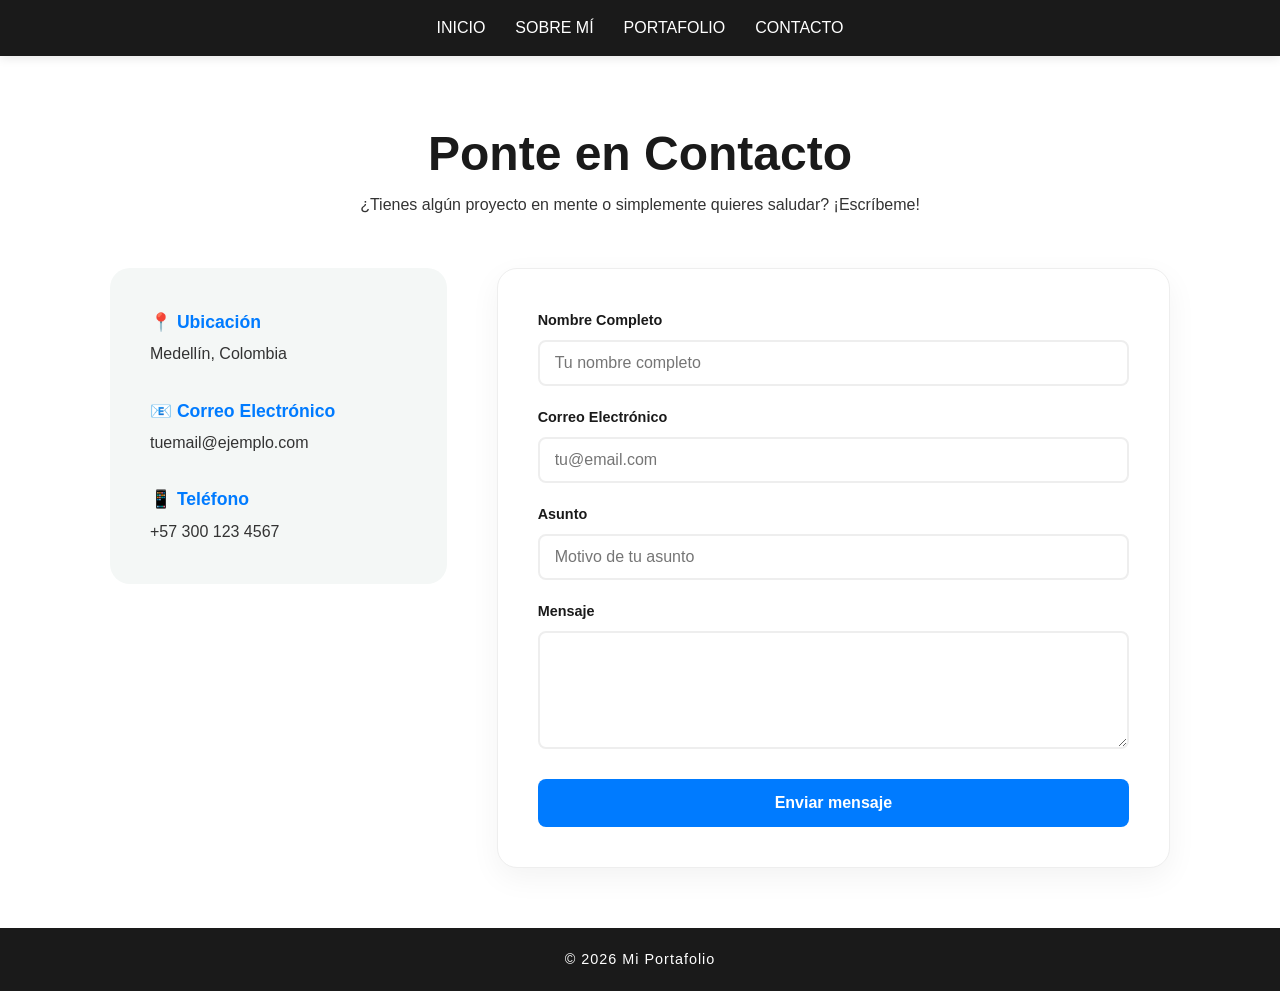
<file: contacto.html>
<!-- ============================================= -->
<!-- contacto.html - Formulario de Contacto -->
<!-- ============================================= -->
<!DOCTYPE html>
<html lang="es">

<head>
    <meta charset="UTF-8">
    <meta name="viewport" content="width=device-width, initial-scale=1.0">
    <title>Contacto - Mi Portafolio</title>
    <link rel="stylesheet" href="style.css">
    <link rel="shortcut icon" href="assets/img/favicon.ico" type="image/x-icon">
</head>

<body>

    <!-- ============================================= -->
    <!-- ENCABEZADO Y NAVEGACIÓN -->
    <!-- ============================================= -->
    <header>
        <nav>
            <ul>
                <li><a href="index.html">Inicio</a></li>
                <li><a href="sobremi.html">Sobre mí</a></li>
                <li><a href="portafolio.html">Portafolio</a></li>
                <li><a href="contacto.html">Contacto</a></li>
            </ul>
        </nav>
    </header>

    <!-- ============================================= -->
    <!-- SECCIÓN DE CONTACTO -->
    <!-- ============================================= -->
    <main>
        <section class="contact-container">
            <div class="contact-header">
                <h1>Ponte en Contacto</h1>
                <p>¿Tienes algún proyecto en mente o simplemente quieres saludar? ¡Escríbeme!</p>
            </div>

            <div class="contact-content">
                <!-- Información de contacto directa -->
                <div class="contact-info">
                    <div class="info-item">
                        <h3>📍 Ubicación</h3>
                        <p>Medellín, Colombia</p>
                    </div>
                    <div class="info-item">
                        <h3>📧 Correo Electrónico</h3>
                        <p>tuemail@ejemplo.com</p>
                    </div>
                    <div class="info-item">
                        <h3>📱 Teléfono</h3>
                        <p>+57 300 123 4567</p>
                    </div>
                </div>

                <!-- Formulario de contacto -->
                <form 
                id  ="formulario-contacto"
                class= "contact-form"
                action= "https://formsubmit.co/inganyistorresadso@gmail.com"
                method= "POST"
            >
            
            <!-- evita capcha -->
            <input type="hidden" name="_captcha" value="false">

            <!-- asunto del correo -->
            <input type="hidden" name="_subject" value="Nuevo Mensaje desde tu portafolio">

            <input type="hidden" name="_next" value="http://127.0.0.1:5500/gracias.html">

            <div class="form-group">

                <label for="nombre">Nombre Completo</label>

                <input 
                type="text" 
                name="" 
                id="nombre"
                placeholder="Tu nombre completo"
                required>                 

            </div>

            <div class="form-group">

                <label for="email">Correo Electrónico</label>

                <input 
                type="email" 
                id="email"
                name="email"
                placeholder="tu@email.com"
                required>

            </div>

            <div class="form-group">

                <label for="asunto">Asunto</label>

                <input 
                type="text" 
                id="asunto"
                name="asunto"
                placeholder="Motivo de tu asunto"
                required>

            </div>

            <div class="form-group">

                <label for="mensaje">Mensaje</label>

                <textarea
                id="mensaje"
                name="mensaje"
                rows="5" 
                placeholder="Cuentame sobre tu proyecto"
                required>
                </textarea>
        
            </div>

            <button type="submit" class="btn-form">Enviar mensaje
             </button>

            
            </form>

        </div>
    </section>

    </main> 

    <!-- ============================================= -->
    <!-- FOOTER O PIE DE PAGINA -->
    <!-- ============================================= -->
    <footer>
        <p>© 2026 Mi Portafolio</p>
    </footer>

    <script src="script.js"></script>
</body>

</html>
</file>
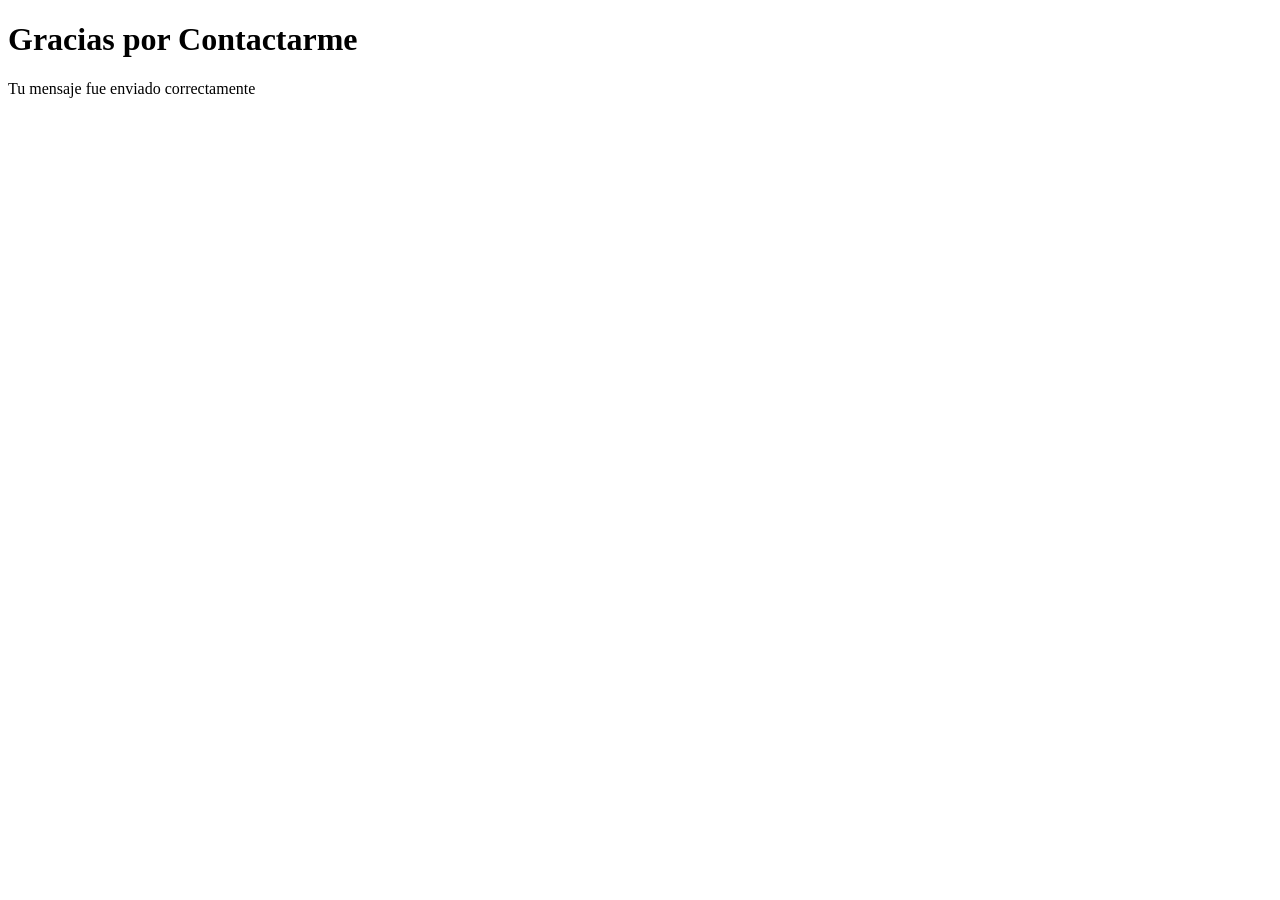
<file: gracias.html>
<!DOCTYPE html>
<html lang="en">
<head>
    <meta charset="UTF-8">
    <meta name="viewport" content="width=device-width, initial-scale=1.0">
    <title>Gracias</title>
</head>
<body>
    <h1>Gracias por Contactarme</h1>
    <p>Tu mensaje fue enviado correctamente</p>
    
</body>
</html>
</file>
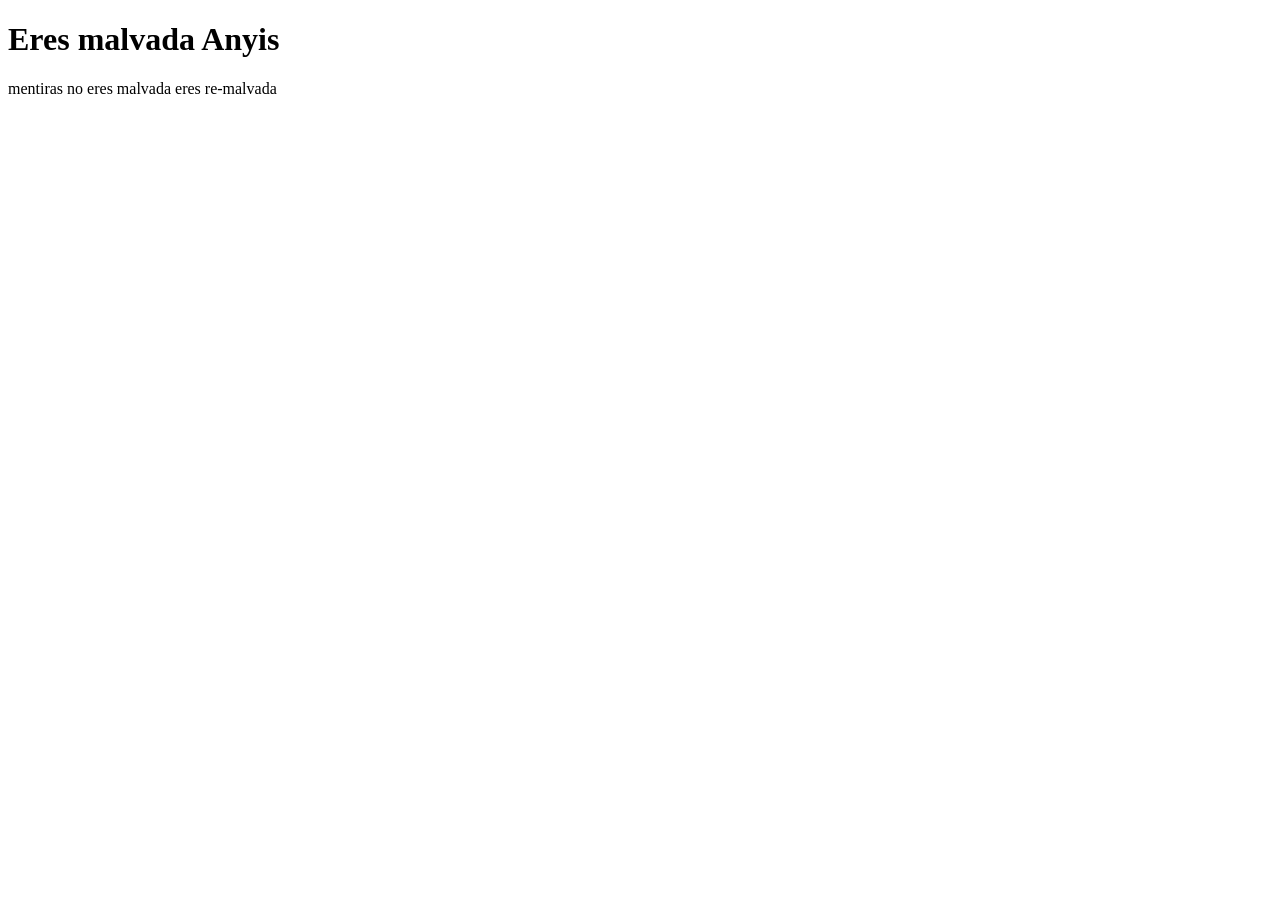
<file: sobremi.html>
<!DOCTYPE html>
<html lang="en">
<head>
    <meta charset="UTF-8">
    <meta name="viewport" content="width=device-width, initial-scale=1.0">
    <title>Document</title>
</head>
<body>
    <h1>Eres malvada Anyis </h1>
      <p> mentiras no eres malvada eres re-malvada</p>
</body>
</html>
</file>
<file: style.css>
:root {
    --color-primario: #1a1a1a;
    --color-secundario: #ffffff;
    --color-acento: #007bff;
    --color-texto: #333333;
    --color-fondo-suave: #f4f7f6;
    --transicion: all 0.3s ease;
}


*{
    margin: 0;
    padding: 0;
    box-sizing: border-box;
}

body{
    font-family: 'Segoe UI', Roboto, Helvetica, Arial, sans-serif;
    line-height: 1.6;
    color: var(--color-texto);
    display: flex;
    flex-direction: column;
    min-height: 100vh;
    background-color: var(--color-secundario);

}

header{
    background: var(--color-primario);
    box-shadow: 0 2px 10px rgba(0, 0, 0, 0.1);
    position: sticky;
    top: 0;
    z-index: 1000;
}

nav {
    max-width: 1200px;
    margin: 0 auto;
    padding: 15px 20px;
}

nav ul {
    display: flex;
    list-style: none;
    justify-content: center;
    gap: 30px; 
}

nav ul li a {
    color: var(--color-secundario);
    text-decoration: none;
    font-size: 1rem;
    font-weight: 500;
    text-transform: uppercase;
    transition: var(--transicion);
}

nav ul li a:hover {
    color: var(--color-acento);
}

main {
    flex: 1;    
}

.hero {
    position: relative;
    height: 90vh;
    overflow: hidden;
    display: flex;
    align-items: center;
    justify-content: center;
}

.hero video {
    position: absolute;
    top: 0;
    left: 0;
    width: 100%;
    height: 100%;
    object-fit: cover;
    filter: brightness(0.5);
}

.hero-content {
    position: relative;
    z-index: 1;
    color: var(--color-secundario);
    text-align: center;
    padding: 0 20px;
    
}

.hero-content h1 {
    font-size: 3.5rem;
    margin-bottom: 1rem;
    text-shadow: 2px 2px 10px rgba(0, 0, 0, 0.5);
}   

.btn {
    display: inline-block;
    margin-top: 20px;
    padding: 12px 30px;
    background: var(--color-acento);
    color: var(--color-secundario);
    text-decoration: none;
    border-radius: 5px;
    font-weight: bold;
    transition: var(--transicion);
}

.btn:hover {
    background: #0056b3;
    transform: translateY(-2px);
}

.info{
    padding: 80px 20px;
    max-width: 800px;
    margin: 0 auto;
    text-align: center;

}

.info h2 {
    font-size: 2.5rem;
    margin-bottom: 20px;
    color: var(--color-primario);
}

/* ============================================= */
/* 6. PÁGINA DE CONTACTO                         */
/* ============================================= */

.contact-container {
    max-width: 1100px;
    margin: 60px auto;
    padding: 0 20px;
}

.contact-header {
    text-align: center;
    margin-bottom: 50px;
    animation: fadeIn 0.8s ease-out;
}

.contact-header h1 {
    font-size: 3rem;
    color: var(--color-primario);
}

.contact-content {
    display: grid;
    grid-template-columns: 1fr 2fr;
    gap: 50px;
    align-items: start;
}

/* Información de contacto */
.contact-info {
    background: var(--color-fondo-suave);
    padding: 40px;
    border-radius: 20px;
    display: flex;
    flex-direction: column;
    gap: 30px;
}

.info-item h3 {
    color: var(--color-acento);
    font-size: 1.1rem;
    margin-bottom: 5px;
}

.info-item p {
    color: var(--color-texto);
    font-weight: 500;
}

/* Estilos del Formulario */
.contact-form {
    background: var(--color-secundario);
    padding: 40px;
    border-radius: 20px;
    box-shadow: 0 10px 30px rgba(0,0,0,0.05);
    display: flex;
    flex-direction: column;
    gap: 20px;
    border: 1px solid #eee;
}

.form-group {
    display: flex;
    flex-direction: column;
    gap: 8px;
}

.form-group label {
    font-weight: 600;
    font-size: 0.9rem;
    color: var(--color-primario);
}

.form-group input, 
.form-group textarea {
    padding: 12px 15px;
    border: 2px solid #eee;
    border-radius: 8px;
    font-size: 1rem;
    font-family: inherit;
    transition: var(--transicion);
}

.form-group input:focus, 
.form-group textarea:focus {
    outline: none;
    border-color: var(--color-acento);
    box-shadow: 0 0 8px rgba(0, 123, 255, 0.1);
}

.btn-form {
    background: var(--color-acento);
    color: white;
    padding: 15px;
    border: none;
    border-radius: 8px;
    font-size: 1rem;
    font-weight: bold;
    cursor: pointer;
    transition: var(--transicion);
    margin-top: 10px;
}

.btn-form:hover {
    background: #0056b3;
    transform: translateY(-2px);
    box-shadow: 0 5px 15px rgba(0, 123, 255, 0.3);
}


footer{
    background: var(--color-primario);
    color: var(--color-secundario);
    text-align: center;
    padding: 20px 0;
    font-size: 0.9rem;
    letter-spacing: 1px
}
</file>
